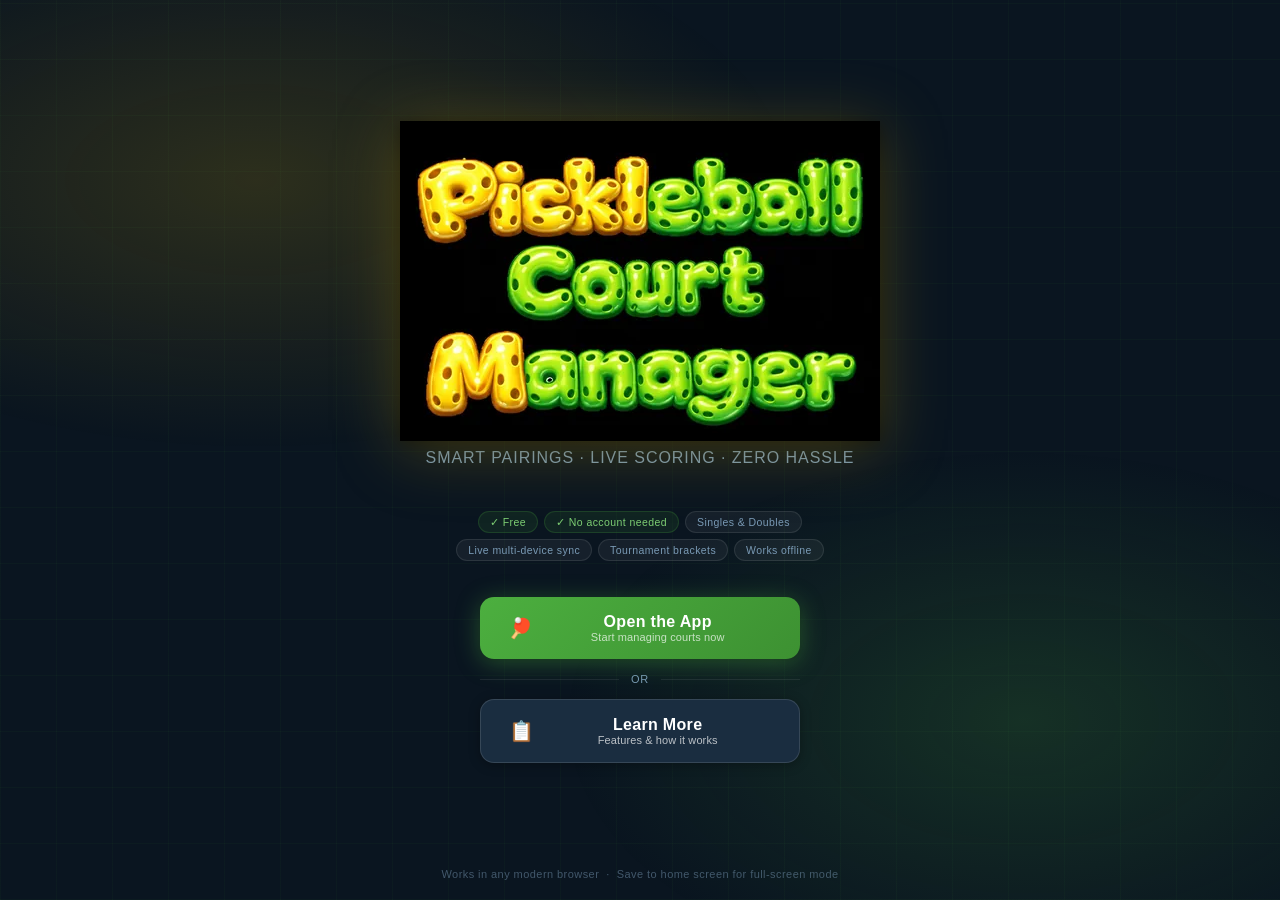
<file: index.html>
<!DOCTYPE html>
<html lang="en">
<head>
  <meta charset="UTF-8">
  <meta name="viewport" content="width=device-width, initial-scale=1.0">
  <meta name="mobile-web-app-capable" content="yes">
  <meta name="apple-mobile-web-app-capable" content="yes">
  <meta name="apple-mobile-web-app-status-bar-style" content="black-translucent">
  <meta name="apple-mobile-web-app-title" content="CourtPair">
  <meta name="theme-color" content="#0a1520">
  <meta name="description" content="Pickleball Court Manager — fair pairings, live scoring, tournament brackets">
  <title>Pickleball Court Manager</title>
  <style>
    *, *::before, *::after { box-sizing: border-box; margin: 0; padding: 0; }

    :root {
      --navy:    #0a1520;
      --navy2:   #111e2e;
      --navy3:   #1a2d40;
      --green:   #4caf3f;
      --green2:  #3d9132;
      --yellow:  #f5c30a;
      --yellow2: #c99e08;
      --white:   #ffffff;
      --muted:   #7a9ab5;
      --border:  rgba(255,255,255,0.08);
      --glow-g:  rgba(76,175,63,0.18);
      --glow-y:  rgba(245,195,10,0.15);
    }

    html, body {
      height: 100%;
      background: var(--navy);
      font-family: -apple-system, BlinkMacSystemFont, "Segoe UI", sans-serif;
      color: var(--white);
      overflow-x: hidden;
    }

    /* ── Animated background ── */
    body::before {
      content: "";
      position: fixed;
      inset: 0;
      background:
        radial-gradient(ellipse 70% 50% at 20% 20%, var(--glow-y) 0%, transparent 60%),
        radial-gradient(ellipse 60% 50% at 80% 80%, var(--glow-g) 0%, transparent 60%);
      pointer-events: none;
      z-index: 0;
    }

    /* Court line grid */
    body::after {
      content: "";
      position: fixed;
      inset: 0;
      background-image:
        repeating-linear-gradient(0deg,  rgba(76,175,63,0.04) 0, rgba(76,175,63,0.04) 1px, transparent 1px, transparent 56px),
        repeating-linear-gradient(90deg, rgba(76,175,63,0.04) 0, rgba(76,175,63,0.04) 1px, transparent 1px, transparent 56px);
      pointer-events: none;
      z-index: 0;
    }

    .page {
      position: relative;
      z-index: 1;
      min-height: 100vh;
      display: flex;
      flex-direction: column;
      align-items: center;
      justify-content: center;
      padding: 32px 20px 48px;
      gap: 0;
    }

    /* ── Logo image ── */
    .logo-wrap {
      position: relative;
      margin-bottom: 8px;
    }
    .logo-wrap::before {
      content: "";
      position: absolute;
      inset: -20px;
      background: radial-gradient(ellipse, rgba(245,195,10,0.12) 0%, transparent 70%);
      border-radius: 50%;
      pointer-events: none;
    }
    .logo-img {
      width: min(480px, 88vw);
      height: auto;
      display: block;
      filter: drop-shadow(0 8px 32px rgba(245,195,10,0.25)) drop-shadow(0 2px 8px rgba(0,0,0,0.6));
      animation: floatLogo 4s ease-in-out infinite;
    }
    @keyframes floatLogo {
      0%, 100% { transform: translateY(0); }
      50%       { transform: translateY(-8px); }
    }

    /* ── Tagline ── */
    .tagline {
      font-size: clamp(13px, 2.2vw, 16px);
      color: var(--muted);
      letter-spacing: 0.06em;
      text-transform: uppercase;
      font-weight: 500;
      margin-bottom: 44px;
      text-align: center;
    }

    /* ── Buttons ── */
    .btn-group {
      display: flex;
      flex-direction: column;
      align-items: center;
      gap: 14px;
      width: 100%;
      max-width: 320px;
    }

    .btn {
      display: flex;
      align-items: center;
      justify-content: center;
      gap: 10px;
      width: 100%;
      padding: 16px 28px;
      border-radius: 14px;
      font-size: 16px;
      font-weight: 700;
      letter-spacing: 0.02em;
      text-decoration: none;
      cursor: pointer;
      border: none;
      transition: transform 0.15s ease, box-shadow 0.15s ease, filter 0.15s ease;
      position: relative;
      overflow: hidden;
    }
    .btn::after {
      content: "";
      position: absolute;
      inset: 0;
      background: rgba(255,255,255,0);
      transition: background 0.15s;
    }
    .btn:hover::after  { background: rgba(255,255,255,0.06); }
    .btn:active        { transform: scale(0.97); }

    .btn-primary {
      background: linear-gradient(135deg, var(--green), var(--green2));
      color: #fff;
      box-shadow: 0 4px 24px rgba(76,175,63,0.4), 0 1px 4px rgba(0,0,0,0.3);
    }
    .btn-primary:hover {
      transform: translateY(-2px);
      box-shadow: 0 8px 32px rgba(76,175,63,0.5), 0 2px 8px rgba(0,0,0,0.3);
    }

    .btn-secondary {
      background: var(--navy3);
      color: var(--white);
      border: 1px solid rgba(255,255,255,0.12);
      box-shadow: 0 2px 12px rgba(0,0,0,0.3);
    }
    .btn-secondary:hover {
      transform: translateY(-2px);
      border-color: rgba(255,255,255,0.22);
      box-shadow: 0 6px 20px rgba(0,0,0,0.35);
    }

    .btn-icon {
      font-size: 20px;
      line-height: 1;
      flex-shrink: 0;
    }
    .btn-label { flex: 1; text-align: center; }
    .btn-sub {
      font-size: 11px;
      font-weight: 400;
      opacity: 0.7;
      letter-spacing: 0.01em;
    }

    /* ── Divider ── */
    .divider {
      display: flex;
      align-items: center;
      gap: 12px;
      width: 100%;
      max-width: 320px;
      color: var(--muted);
      font-size: 11px;
      letter-spacing: 0.08em;
      text-transform: uppercase;
    }
    .divider::before, .divider::after {
      content: "";
      flex: 1;
      height: 1px;
      background: var(--border);
    }

    /* ── Footer note ── */
    .footer-note {
      position: absolute;
      bottom: 20px;
      left: 0; right: 0;
      text-align: center;
      font-size: 11px;
      color: rgba(122,154,181,0.5);
      letter-spacing: 0.04em;
    }

    /* ── Pill badges ── */
    .badges {
      display: flex;
      flex-wrap: wrap;
      justify-content: center;
      gap: 6px;
      margin-bottom: 36px;
      max-width: 400px;
    }
    .pill {
      font-size: 10.5px;
      font-weight: 500;
      padding: 4px 11px;
      border-radius: 20px;
      background: rgba(255,255,255,0.05);
      border: 1px solid rgba(255,255,255,0.09);
      color: var(--muted);
      letter-spacing: 0.04em;
      white-space: nowrap;
    }
    .pill.green { background: rgba(76,175,63,0.1); border-color: rgba(76,175,63,0.2); color: #7ecf74; }
  </style>
</head>
<body>
<div class="page">

  <!-- Logo -->
  <div class="logo-wrap">
    <img class="logo-img" src="[data-uri]" alt="Pickleball Court Manager">
  </div>

  <!-- Tagline -->
  <p class="tagline">Smart pairings · Live scoring · Zero hassle</p>

  <!-- Feature pills -->
  <div class="badges">
    <span class="pill green">✓ Free</span>
    <span class="pill green">✓ No account needed</span>
    <span class="pill">Singles &amp; Doubles</span>
    <span class="pill">Live multi-device sync</span>
    <span class="pill">Tournament brackets</span>
    <span class="pill">Works offline</span>
  </div>

  <!-- CTA Buttons -->
  <div class="btn-group">
    <a class="btn btn-primary" href="pairing.html">
      <span class="btn-icon">🏓</span>
      <span class="btn-label">
        Open the App
        <div class="btn-sub">Start managing courts now</div>
      </span>
    </a>

    <div class="divider">or</div>

    <a class="btn btn-secondary" href="courtPairMarketing.html">
      <span class="btn-icon">📋</span>
      <span class="btn-label">
        Learn More
        <div class="btn-sub">Features &amp; how it works</div>
      </span>
    </a>
  </div>

  <p class="footer-note">Works in any modern browser &nbsp;·&nbsp; Save to home screen for full-screen mode</p>

</div>

<!-- PWA install banner -->
<div id="pwa-install-banner" style="display:none;position:fixed;bottom:16px;left:50%;transform:translateX(-50%);
  background:#1a2d40;border:1px solid rgba(76,175,63,0.3);border-radius:14px;
  padding:12px 16px;display:none;align-items:center;gap:12px;
  box-shadow:0 4px 24px rgba(0,0,0,0.5);z-index:100;max-width:340px;width:90%;">
  <span style="font-size:1.4rem;">🏓</span>
  <div style="flex:1;font-size:0.8rem;color:#d6e8f5;line-height:1.4;">
    <strong style="color:#fff;">Install CourtPair</strong><br>
    Add to your home screen for quick access
  </div>
  <button id="pwa-install-btn" onclick="pwaInstall()"
    style="background:#4caf3f;color:#fff;border:none;border-radius:8px;
    padding:7px 14px;font-size:0.8rem;font-weight:700;cursor:pointer;white-space:nowrap;">Install</button>
  <button onclick="pwaDismiss()"
    style="background:none;border:none;color:#7a9ab5;cursor:pointer;font-size:1.1rem;padding:2px 4px;">✕</button>
</div>

<script>
// ── PWA: Manifest + SW (same shared cache as pairing.html) ──────────
(function injectManifest() {
  const iconB64 = './courtPairIcon.png';
  const manifest = {
    name: 'Pickleball Court Manager',
    short_name: 'CourtPair',
    description: 'Fair court pairings for pickleball and racket sport leagues',
    start_url: './index.html',
    display: 'standalone',
    orientation: 'any',
    background_color: '#0a1520',
    theme_color: '#0a1520',
    icons: [
      { src: iconB64, sizes: '192x192', type: 'image/png', purpose: 'any maskable' },
      { src: iconB64, sizes: '512x512', type: 'image/png', purpose: 'any maskable' }
    ]
  };
  const blob = new Blob([JSON.stringify(manifest)], { type: 'application/manifest+json' });
  const link = document.createElement('link');
  link.rel = 'manifest'; link.href = URL.createObjectURL(blob);
  document.head.appendChild(link);

  const appleLink = document.createElement('link');
  appleLink.rel = 'apple-touch-icon'; appleLink.href = iconB64;
  document.head.appendChild(appleLink);

  const favLink = document.createElement('link');
  favLink.rel = 'icon'; favLink.type = 'image/png'; favLink.href = iconB64;
  document.head.appendChild(favLink);
})();

if ('serviceWorker' in navigator) {
  const _base = window.location.href.replace(/\/[^/]*(\?.*)?$/, '/');

  const swCode = `
const CACHE_NAME = 'courtpair-v1';
const BASE       = '${_base}';
const APP_FILES  = [
  BASE + 'index.html',
  BASE + 'pairing.html',
  BASE + 'courtPairMarketing.html',
  BASE + 'css/pairing.css',
  BASE + 'courtPairIcon.png'
];

self.addEventListener('install', e => {
  e.waitUntil(
    caches.open(CACHE_NAME)
      .then(cache => cache.addAll(APP_FILES.map(u => new Request(u, { cache: 'reload' }))))
      .then(() => self.skipWaiting())
      .catch(err => { console.warn('[SW] Pre-cache partial failure:', err); return self.skipWaiting(); })
  );
});

self.addEventListener('activate', e => {
  e.waitUntil(
    caches.keys()
      .then(keys => Promise.all(keys.filter(k => k !== CACHE_NAME).map(k => caches.delete(k))))
      .then(() => self.clients.claim())
  );
});

self.addEventListener('fetch', e => {
  const url = e.request.url;
  if (!url.startsWith(BASE)) return;
  e.respondWith(
    fetch(e.request)
      .then(resp => {
        if (resp.ok && e.request.method === 'GET') {
          const clone = resp.clone();
          caches.open(CACHE_NAME).then(c => c.put(e.request, clone));
        }
        return resp;
      })
      .catch(() => caches.match(e.request).then(r => r || caches.match(BASE + 'index.html')))
  );
});

self.addEventListener('message', e => {
  if (e.data?.type === 'sw-ready-ping')
    e.source.postMessage({ type: 'sw-ready', version: CACHE_NAME });
});
`;

  const swBlob = new Blob([swCode], { type: 'application/javascript' });
  navigator.serviceWorker.register(URL.createObjectURL(swBlob), { type: 'classic' })
    .then(reg => {
      console.log('[SW] index.html SW registered');
      if (reg.active) reg.active.postMessage({ type: 'sw-ready-ping' });
    })
    .catch(err => console.warn('[SW] Registration failed (expected on file://):', err.message));
}

// ── Install prompt ──────────────────────────────────────────────────
let _pwaPrompt = null;
const _banner  = document.getElementById('pwa-install-banner');

window.addEventListener('beforeinstallprompt', e => {
  e.preventDefault();
  _pwaPrompt = e;
  if (!sessionStorage.getItem('pwa_dismissed')) _banner.style.display = 'flex';
});

window.addEventListener('appinstalled', () => {
  _banner.style.display = 'none';
  _pwaPrompt = null;
});

function pwaInstall() {
  if (!_pwaPrompt) return;
  _pwaPrompt.prompt();
  _pwaPrompt.userChoice.then(r => {
    if (r.outcome === 'accepted') _banner.style.display = 'none';
    _pwaPrompt = null;
  });
}
function pwaDismiss() {
  sessionStorage.setItem('pwa_dismissed', '1');
  _banner.style.display = 'none';
}
</script>
</body>
</html>
</file>
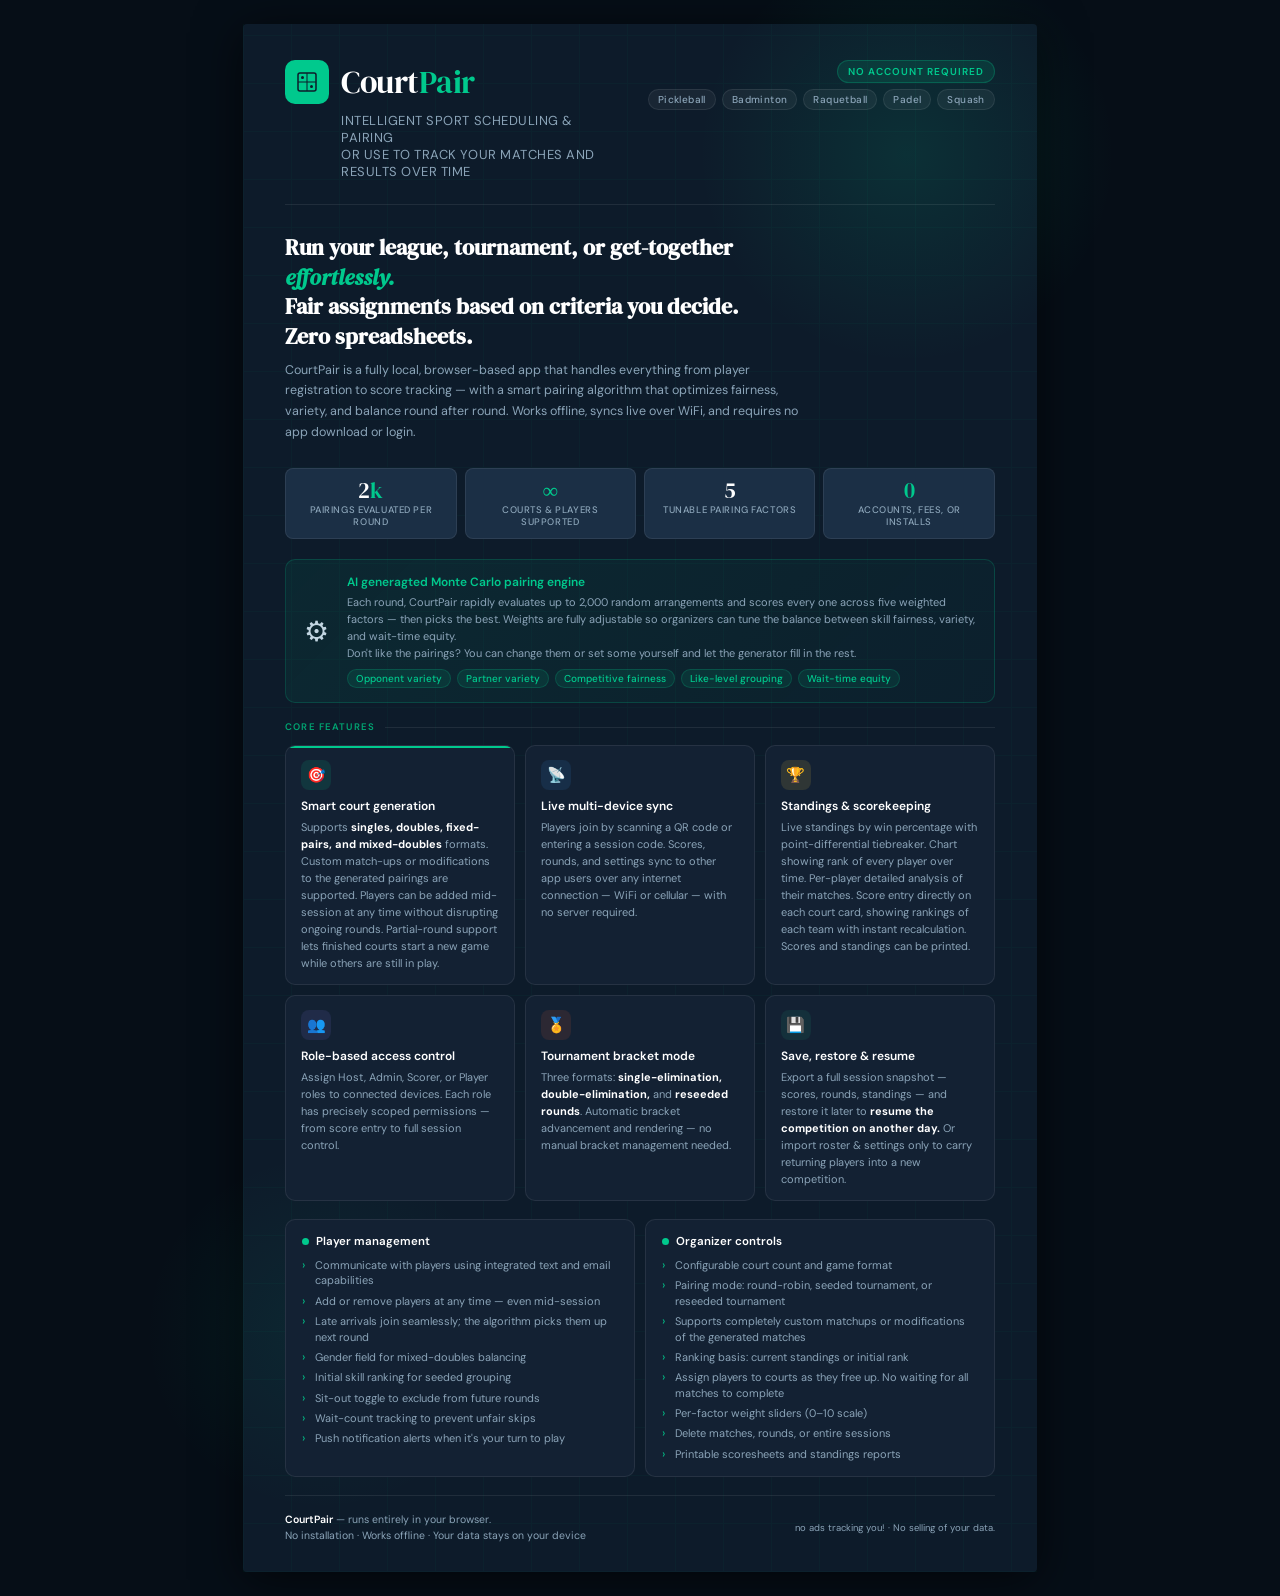
<file: courtPairMarketing.html>
<!DOCTYPE html>
<html lang="en">
<head>
<meta charset="UTF-8">
<meta name="viewport" content="width=device-width, initial-scale=1.0">
<title>CourtPair — Marketing Sheet</title>
<link href="https://fonts.googleapis.com/css2?family=DM+Serif+Display:ital@0;1&family=DM+Sans:wght@300;400;500;600&display=swap" rel="stylesheet">
<style>
  *, *::before, *::after { box-sizing: border-box; margin: 0; padding: 0; }

  :root {
    --navy:    #0d1b2a;
    --navy2:   #132133;
    --navy3:   #1b2f45;
    --accent:  #00c98d;
    --accent2: #00a572;
    --gold:    #f5c842;
    --white:   #ffffff;
    --offwhite:#f0f4f2;
    --muted:   #8ba4b8;
    --text:    #d6e8f5;
    --border:  rgba(255,255,255,0.08);
  }

  @page { size: A4; margin: 0; }

  html {
    background: #060e17;
    overflow-y: auto;
  }

  body {
    font-family: 'DM Sans', sans-serif;
    background: var(--navy);
    color: var(--text);
    width: 210mm;
    min-height: 297mm;
    margin: 24px auto;
    position: relative;
    overflow: visible;
    box-shadow: 0 8px 48px rgba(0,0,0,0.6);
    border-radius: 4px;
  }

  @media print {
    html { background: var(--navy); }
    body { margin: 0; box-shadow: none; border-radius: 0; -webkit-print-color-adjust: exact; print-color-adjust: exact; }
  }

  /* ── Background geometric decoration ── */
  .bg-deco {
    position: absolute;
    inset: 0;
    pointer-events: none;
    z-index: 0;
  }
  .bg-deco::before {
    content: '';
    position: absolute;
    top: -80px; right: -80px;
    width: 420px; height: 420px;
    border-radius: 50%;
    background: radial-gradient(circle, rgba(0,201,141,0.12) 0%, transparent 70%);
  }
  .bg-deco::after {
    content: '';
    position: absolute;
    bottom: 60px; left: -100px;
    width: 360px; height: 360px;
    border-radius: 50%;
    background: radial-gradient(circle, rgba(0,201,141,0.07) 0%, transparent 70%);
  }

  /* Court net lines */
  .court-lines {
    position: absolute;
    top: 0; left: 0; right: 0;
    height: 100%;
    pointer-events: none;
    opacity: 0.035;
    background-image:
      repeating-linear-gradient(0deg, var(--accent) 0, var(--accent) 1px, transparent 1px, transparent 48px),
      repeating-linear-gradient(90deg, var(--accent) 0, var(--accent) 1px, transparent 1px, transparent 48px);
  }

  .page {
    position: relative;
    z-index: 1;
    padding: 36px 42px 28px;
    min-height: 297mm;
    display: flex;
    flex-direction: column;
  }

  /* ── Header ── */
  .header {
    display: flex;
    align-items: flex-start;
    justify-content: space-between;
    gap: 24px;
    margin-bottom: 28px;
    padding-bottom: 24px;
    border-bottom: 1px solid var(--border);
  }
  .header-left { flex: 1; }

  .logo-row {
    display: flex;
    align-items: center;
    gap: 12px;
    margin-bottom: 8px;
  }
  .logo-icon {
    width: 44px; height: 44px;
    background: var(--accent);
    border-radius: 10px;
    display: flex; align-items: center; justify-content: center;
    flex-shrink: 0;
  }
  .logo-icon svg { width: 24px; height: 24px; }

  .app-name {
    font-family: 'DM Serif Display', serif;
    font-size: 32px;
    color: var(--white);
    letter-spacing: -0.5px;
    line-height: 1;
  }
  .app-name span { color: var(--accent); }

  .tagline {
    font-size: 13px;
    color: var(--muted);
    font-weight: 400;
    letter-spacing: 0.04em;
    text-transform: uppercase;
    margin-left: 56px;
  }

  .header-right {
    display: flex;
    flex-direction: column;
    align-items: flex-end;
    gap: 6px;
    flex-shrink: 0;
  }
  .badge {
    font-size: 10px;
    font-weight: 600;
    letter-spacing: 0.1em;
    text-transform: uppercase;
    padding: 4px 10px;
    border-radius: 20px;
    background: rgba(0,201,141,0.12);
    color: var(--accent);
    border: 1px solid rgba(0,201,141,0.25);
  }
  .sport-badges {
    display: flex; gap: 6px; flex-wrap: wrap; justify-content: flex-end;
  }
  .sport-badge {
    font-size: 10px;
    font-weight: 500;
    padding: 3px 9px;
    border-radius: 20px;
    background: rgba(255,255,255,0.05);
    color: var(--muted);
    border: 1px solid var(--border);
    letter-spacing: 0.04em;
  }

  /* ── Hero blurb ── */
  .hero {
    margin-bottom: 26px;
  }
  .hero h1 {
    font-family: 'DM Serif Display', serif;
    font-size: 22px;
    color: var(--white);
    line-height: 1.35;
    margin-bottom: 8px;
    max-width: 480px;
  }
  .hero h1 em {
    font-style: italic;
    color: var(--accent);
  }
  .hero p {
    font-size: 12.5px;
    color: var(--muted);
    line-height: 1.65;
    max-width: 520px;
  }

  /* ── Feature grid ── */
  .section-label {
    font-size: 9.5px;
    font-weight: 600;
    letter-spacing: 0.12em;
    text-transform: uppercase;
    color: var(--accent2);
    margin-bottom: 12px;
  }

  .features-grid {
    display: grid;
    grid-template-columns: repeat(3, 1fr);
    gap: 10px;
    margin-bottom: 18px;
  }

  .feature-card {
    background: var(--navy2);
    border: 1px solid var(--border);
    border-radius: 10px;
    padding: 14px 15px 12px;
    position: relative;
    overflow: hidden;
  }
  .feature-card::before {
    content: '';
    position: absolute;
    top: 0; left: 0; right: 0;
    height: 2px;
    background: var(--accent);
    opacity: 0;
  }
  .feature-card.highlight::before { opacity: 1; }

  .feature-icon {
    width: 30px; height: 30px;
    border-radius: 8px;
    display: flex; align-items: center; justify-content: center;
    margin-bottom: 9px;
    font-size: 15px;
  }
  .fi-green  { background: rgba(0,201,141,0.12); }
  .fi-blue   { background: rgba(55,138,221,0.12); }
  .fi-gold   { background: rgba(245,200,66,0.12); }
  .fi-purple { background: rgba(127,119,221,0.12); }
  .fi-coral  { background: rgba(216,90,48,0.12); }
  .fi-teal   { background: rgba(29,158,117,0.12); }

  .feature-title {
    font-size: 12px;
    font-weight: 600;
    color: var(--white);
    margin-bottom: 5px;
    line-height: 1.2;
  }
  .feature-desc {
    font-size: 11px;
    color: var(--muted);
    line-height: 1.55;
  }

  /* ── Two-col section ── */
  .two-col {
    display: grid;
    grid-template-columns: 1fr 1fr;
    gap: 10px;
    margin-bottom: 18px;
  }

  .info-block {
    background: var(--navy2);
    border: 1px solid var(--border);
    border-radius: 10px;
    padding: 14px 16px;
  }
  .info-block h3 {
    font-size: 11.5px;
    font-weight: 600;
    color: var(--white);
    margin-bottom: 9px;
    display: flex;
    align-items: center;
    gap: 7px;
  }
  .info-block h3 span.dot {
    width: 7px; height: 7px;
    border-radius: 50%;
    background: var(--accent);
    flex-shrink: 0;
    display: inline-block;
  }
  .info-block ul {
    list-style: none;
    display: flex;
    flex-direction: column;
    gap: 5px;
  }
  .info-block ul li {
    font-size: 11px;
    color: var(--muted);
    padding-left: 13px;
    position: relative;
    line-height: 1.4;
  }
  .info-block ul li::before {
    content: '›';
    position: absolute;
    left: 0;
    color: var(--accent);
    font-size: 12px;
    line-height: 1.3;
  }

  /* ── Algorithm highlight ── */
  .algo-strip {
    background: linear-gradient(135deg, rgba(0,201,141,0.08), rgba(0,165,114,0.04));
    border: 1px solid rgba(0,201,141,0.2);
    border-radius: 10px;
    padding: 14px 18px;
    margin-bottom: 18px;
    display: flex;
    gap: 18px;
    align-items: center;
  }
  .algo-strip .algo-icon {
    font-size: 28px;
    flex-shrink: 0;
    opacity: 0.9;
  }
  .algo-content h3 {
    font-size: 12px;
    font-weight: 600;
    color: var(--accent);
    margin-bottom: 4px;
  }
  .algo-content p {
    font-size: 11px;
    color: var(--muted);
    line-height: 1.55;
  }
  .algo-pills {
    display: flex;
    gap: 6px;
    flex-wrap: wrap;
    margin-top: 7px;
  }
  .algo-pill {
    font-size: 10px;
    font-weight: 500;
    color: var(--accent);
    background: rgba(0,201,141,0.1);
    border: 1px solid rgba(0,201,141,0.2);
    border-radius: 20px;
    padding: 2px 8px;
  }

  /* ── Stat row ── */
  .stat-row {
    display: grid;
    grid-template-columns: repeat(4, 1fr);
    gap: 8px;
    margin-bottom: 20px;
  }
  .stat-card {
    background: var(--navy3);
    border: 1px solid var(--border);
    border-radius: 8px;
    padding: 10px 12px;
    text-align: center;
  }
  .stat-number {
    font-family: 'DM Serif Display', serif;
    font-size: 22px;
    color: var(--white);
    line-height: 1;
    margin-bottom: 3px;
  }
  .stat-number span { color: var(--accent); }
  .stat-label {
    font-size: 9.5px;
    color: var(--muted);
    text-transform: uppercase;
    letter-spacing: 0.06em;
    font-weight: 500;
  }

  /* ── Footer ── */
  .footer {
    margin-top: auto;
    padding-top: 16px;
    border-top: 1px solid var(--border);
    display: flex;
    justify-content: space-between;
    align-items: center;
  }
  .footer-left {
    font-size: 10.5px;
    color: var(--muted);
    line-height: 1.5;
  }
  .footer-left strong {
    color: var(--white);
    font-weight: 600;
  }
  .footer-right {
    display: flex;
    flex-direction: column;
    align-items: flex-end;
    gap: 4px;
  }
  .footer-right .url {
    font-size: 11px;
    font-weight: 600;
    color: var(--accent);
    letter-spacing: 0.02em;
  }
  .footer-right .sub {
    font-size: 9.5px;
    color: var(--muted);
  }

  .divider-label {
    display: flex;
    align-items: center;
    gap: 10px;
    margin-bottom: 12px;
  }
  .divider-label::after {
    content: '';
    flex: 1;
    height: 1px;
    background: var(--border);
  }

  .app-link-strip {
    background: linear-gradient(135deg, rgba(0,201,141,0.1), rgba(0,165,114,0.05));
    border: 1px solid rgba(0,201,141,0.25);
    border-radius: 10px;
    padding: 13px 18px;
    margin-bottom: 18px;
    display: flex;
    align-items: center;
    gap: 16px;
  }
  .app-link-strip .link-icon {
    font-size: 22px;
    flex-shrink: 0;
  }
  .app-link-strip .link-text {
    flex: 1;
  }
  .app-link-strip .link-label {
    font-size: 10px;
    font-weight: 600;
    letter-spacing: 0.1em;
    text-transform: uppercase;
    color: var(--accent2);
    margin-bottom: 3px;
  }
  .app-link-strip a.app-url {
    font-size: 13.5px;
    font-weight: 600;
    color: var(--accent);
    text-decoration: none;
    letter-spacing: 0.01em;
    word-break: break-all;
  }
  .app-link-strip a.app-url:hover { text-decoration: underline; }
  .app-link-strip .link-sub {
    font-size: 10.5px;
    color: var(--muted);
    margin-top: 2px;
  }
  .qr-placeholder {
    width: 58px; height: 58px;
    border: 1.5px dashed rgba(0,201,141,0.35);
    border-radius: 6px;
    display: flex;
    align-items: center;
    justify-content: center;
    flex-shrink: 0;
    color: rgba(0,201,141,0.4);
    font-size: 9px;
    text-align: center;
    line-height: 1.3;
    padding: 4px;
  }

  /* print handled above */
</style>
</head>
<body>
<div class="bg-deco"></div>
<div class="court-lines"></div>

<div class="page">

  <!-- Header -->
  <div class="header">
    <div class="header-left">
      <div class="logo-row">
        <div class="logo-icon">
          <svg viewBox="0 0 24 24" fill="none" xmlns="http://www.w3.org/2000/svg">
            <rect x="3" y="11.5" width="18" height="1" fill="#0d1b2a" rx="0.5"/>
            <rect x="11.5" y="3" width="1" height="18" fill="#0d1b2a" rx="0.5"/>
            <rect x="3" y="3" width="18" height="18" rx="2" stroke="#0d1b2a" stroke-width="1.5" fill="none"/>
            <circle cx="7.5" cy="7.5" r="1.5" fill="#0d1b2a"/>
            <circle cx="16.5" cy="16.5" r="1.5" fill="#0d1b2a"/>
          </svg>
        </div>
        <div class="app-name">Court<span>Pair</span></div>
      </div>
      <div class="tagline">Intelligent sport scheduling &amp; pairing</div>
      <div class="tagline">Or use to track your matches and results over time</div>
    </div>
    <div class="header-right">
      <div class="badge">No account required</div>
      <div class="sport-badges">
        <div class="sport-badge">Pickleball</div>
        <div class="sport-badge">Badminton</div>
        <div class="sport-badge">Raquetball</div>
        <div class="sport-badge">Padel</div>
        <div class="sport-badge">Squash</div>
      </div>
    </div>
  </div>

  <!-- Hero -->
  <div class="hero">
    <h1>Run your league, tournament, or get-together <em>effortlessly.</em><br>Fair assignments based on criteria you decide. Zero spreadsheets.</h1>
    <p>CourtPair is a fully local, browser-based app that handles everything from player registration to score tracking — with a smart pairing algorithm that optimizes fairness, variety, and balance round after round. Works offline, syncs live over WiFi, and requires no app download or login.</p>
  </div>

  <!-- Stats -->
  <div class="stat-row">
    <div class="stat-card">
      <div class="stat-number">2<span>k</span></div>
      <div class="stat-label">Pairings evaluated per round</div>
    </div>
    <div class="stat-card">
      <div class="stat-number"><span>∞</span></div>
      <div class="stat-label">Courts &amp; players supported</div>
    </div>
    <div class="stat-card">
      <div class="stat-number">5</div>
      <div class="stat-label">Tunable pairing factors</div>
    </div>
    <div class="stat-card">
      <div class="stat-number"><span>0</span></div>
      <div class="stat-label">Accounts, fees, or installs</div>
    </div>
  </div>

  <!-- Algorithm highlight -->
  <div class="algo-strip">
    <div class="algo-icon">⚙</div>
    <div class="algo-content">
      <h3>AI generagted Monte Carlo pairing engine</h3>
      <p>Each round, CourtPair rapidly evaluates up to 2,000 random arrangements and scores every one across five weighted factors — then picks the best. Weights are fully adjustable so organizers can tune the balance between skill fairness, variety, and wait-time equity.</p>
      <p>Don't like the pairings? You can change them or set some yourself and let the generator fill in the rest.</p>
      <div class="algo-pills">
        <div class="algo-pill">Opponent variety</div>
        <div class="algo-pill">Partner variety</div>
        <div class="algo-pill">Competitive fairness</div>
        <div class="algo-pill">Like-level grouping</div>
        <div class="algo-pill">Wait-time equity</div>
      </div>
    </div>
  </div>

  <!-- Feature grid -->
  <div class="divider-label section-label">Core features</div>
  <div class="features-grid">

    <div class="feature-card highlight">
      <div class="feature-icon fi-green">🎯</div>
      <div class="feature-title">Smart court generation</div>
      <div class="feature-desc">Supports <strong style="color:var(--white);">singles, doubles, fixed-pairs, and mixed-doubles</strong> formats. Custom match-ups or modifications to the generated pairings are supported. Players can be added mid-session at any time without disrupting ongoing rounds. Partial-round support lets finished courts start a new game while others are still in play.</div>
    </div>

    <div class="feature-card">
      <div class="feature-icon fi-blue">📡</div>
      <div class="feature-title">Live multi-device sync</div>
      <div class="feature-desc">Players join by scanning a QR code or entering a session code. Scores, rounds, and settings sync to other app users over any internet connection — WiFi or cellular — with no server required.</div>
    </div>

    <div class="feature-card">
      <div class="feature-icon fi-gold">🏆</div>
      <div class="feature-title">Standings &amp; scorekeeping</div>
      <div class="feature-desc">Live standings by win percentage with point-differential tiebreaker. Chart showing rank of every player over time.  Per-player detailed analysis of their matches. Score entry directly on each court card, showing rankings of each team with instant recalculation. Scores and standings can be printed.</div>
    </div>

    <div class="feature-card">
      <div class="feature-icon fi-purple">👥</div>
      <div class="feature-title">Role-based access control</div>
      <div class="feature-desc">Assign Host, Admin, Scorer, or Player roles to connected devices. Each role has precisely scoped permissions — from score entry to full session control. </div>
    </div>

    <div class="feature-card">
      <div class="feature-icon fi-coral">🏅</div>
      <div class="feature-title">Tournament bracket mode</div>
      <div class="feature-desc">Three formats: <strong style="color:var(--white);">single-elimination, double-elimination,</strong> and <strong style="color:var(--white);">reseeded rounds</strong>. Automatic bracket advancement and rendering — no manual bracket management needed.</div>
    </div>

    <div class="feature-card">
      <div class="feature-icon fi-teal">💾</div>
      <div class="feature-title">Save, restore &amp; resume</div>
      <div class="feature-desc">Export a full session snapshot — scores, rounds, standings — and restore it later to <strong style="color:var(--white);">resume the competition on another day.</strong> Or import roster &amp; settings only to carry returning players into a new competition.</div>
    </div>

  </div>

  <!-- Two-col info blocks -->
  <div class="two-col">
    <div class="info-block">
      <h3><span class="dot"></span>Player management</h3>
      <ul>
        <li>Communicate with players using integrated text and email capabilities</li>
        <li>Add or remove players at any time — even mid-session</li>
        <li>Late arrivals join seamlessly; the algorithm picks them up next round</li>
        <li>Gender field for mixed-doubles balancing</li>
        <li>Initial skill ranking for seeded grouping</li>
        <li>Sit-out toggle to exclude from future rounds</li>
        <li>Wait-count tracking to prevent unfair skips</li>
        <li>Push notification alerts when it's your turn to play</li>
      </ul>
    </div>
    <div class="info-block">
      <h3><span class="dot"></span>Organizer controls</h3>
      <ul>
        <li>Configurable court count and game format</li>
        <li>Pairing mode: round-robin, seeded tournament, or reseeded tournament</li>
        <li>Supports completely custom matchups or modifications of the generated matches</li>
        <li>Ranking basis: current standings or initial rank</li>
        <li>Assign players to courts as they free up. No waiting for all matches to complete</li>
        <li>Per-factor weight sliders (0–10 scale)</li>
        <li>Delete matches, rounds, or entire sessions</li>
        <li>Printable scoresheets and standings reports</li>
      </ul>
    </div>
  </div>

  <!-- App link 
  <div class="app-link-strip">
    <div class="qr-placeholder">QR<br>code<br>here</div>
    <div class="link-text">
      <div class="link-label">🔗 Open the app and try it out!</div>
      <a class="app-url" href="pairing.html"></a>
      <div class="link-sub">Works in any modern browser · No download or account required · Save to home screen for full-screen mode & notifications</div>
    </div>
  </div>
-->
  <!-- Footer -->
  <div class="footer">
    <div class="footer-left">
      <strong>CourtPair</strong> — runs entirely in your browser.<br>
      No installation · Works offline · Your data stays on your device
    </div>
    <div class="footer-right">
      <div class="sub">no ads tracking you!  · No selling of your data.</div>
    </div>
  </div>

</div>
</body>
</html>
</file>
